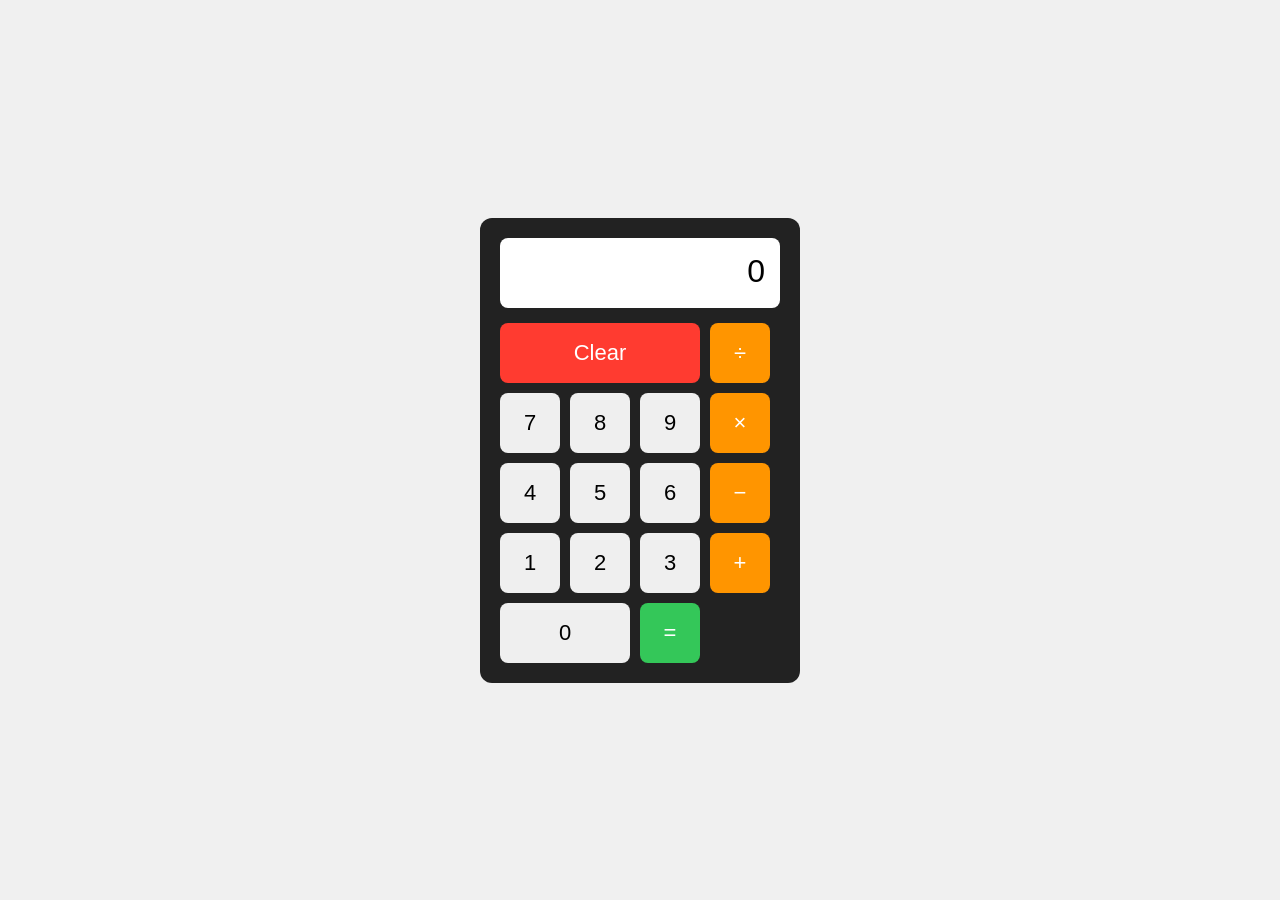
<file: Calculator/index.html>
<!DOCTYPE html>
<html lang="en">
<head>
    <meta charset="UTF-8">
    <meta name="viewport" content="width=device-width, initial-scale=1.0">
    <title>Calculator</title>
    <link rel="stylesheet" href="style.css">
</head>
<body>

    <div class="calculator">

        <div id="display">0</div>

        <div class="buttons">
            <button class="clear" id="clear">Clear</button>
            <button class="operator">÷</button>

            <button class="digit">7</button>
            <button class="digit">8</button>
            <button class="digit">9</button>
            <button class="operator">×</button>

            <button class="digit">4</button>
            <button class="digit">5</button>
            <button class="digit">6</button>
            <button class="operator">−</button>

            <button class="digit">1</button>
            <button class="digit">2</button>
            <button class="digit">3</button>
            <button class="operator">+</button>

            <button class="digit zero">0</button>
            <button class="equals">=</button>
        </div>

    </div>

    <script src="script.js"></script>
</body>
</html>
</file>
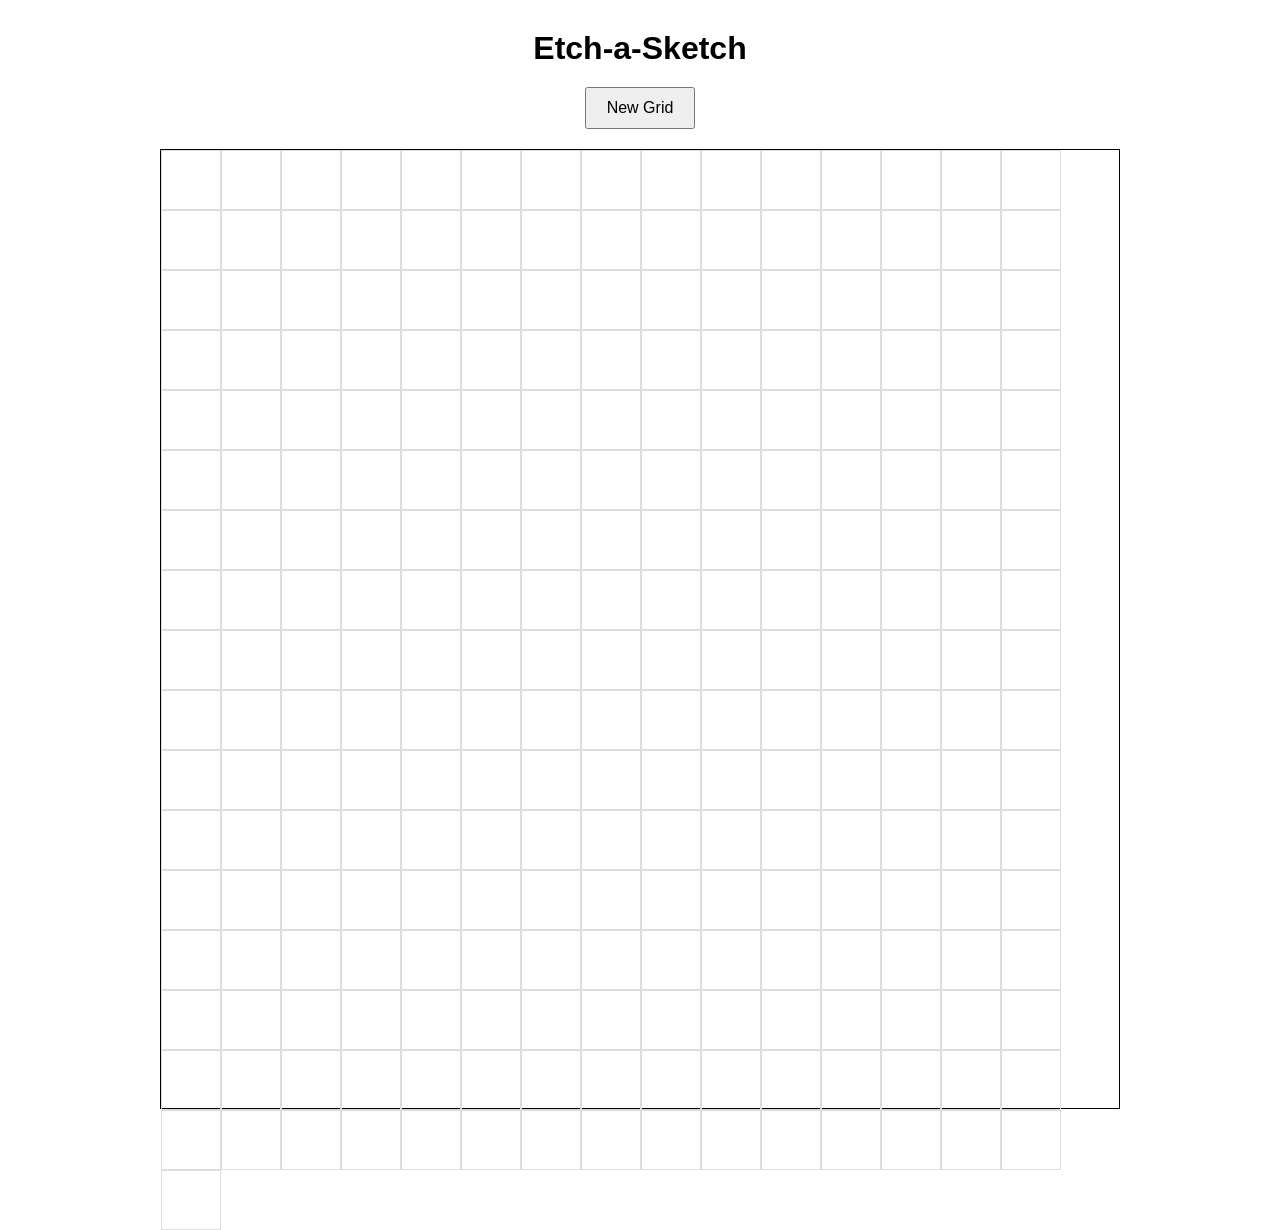
<file: Etch-a-sketch/index.html>
<!DOCTYPE html>
<html lang="en">
<head>
    <meta charset="UTF-8">
    <meta name="viewport" content="width=device-width, initial-scale=1.0">
    <title>Etch-a-Sketch</title>
    <link rel="stylesheet" href="styles.css">
</head>
<body>

    <h1>Etch-a-Sketch</h1>

    <button id="resizeBtn">New Grid</button>

    <div id="container"></div>

    <script src="scripts.js"></script>
</body>
</html>
</file>
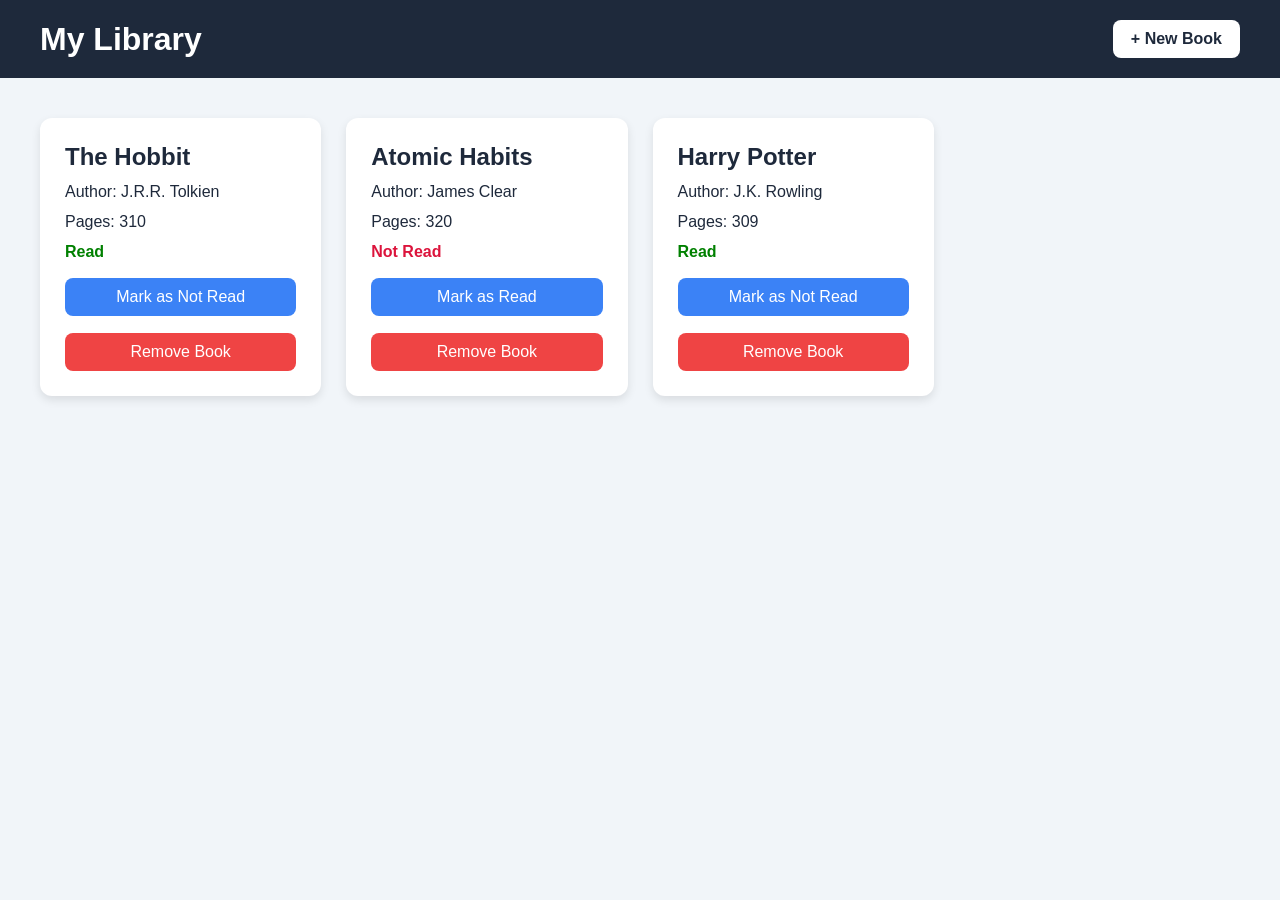
<file: Library/index.html>
<!DOCTYPE html>
<html lang="en">
<head>
    <meta charset="UTF-8">
    <meta name="viewport" content="width=device-width, initial-scale=1.0">
    <title>My Library</title>
    <link rel="stylesheet" href="style.css">
</head>

<body>

    <header>
        <h1>My Library</h1>
        <button id="new-book-btn">+ New Book</button>
    </header>

    <main>
        <div id="library-container"></div>
    </main>

    <!-- New Book Dialog -->
    <dialog id="book-dialog">

        <form id="book-form">

            <h2>Add a New Book</h2>

            <label for="title">Title</label>
            <input type="text" id="title" required>

            <label for="author">Author</label>
            <input type="text" id="author" required>

            <label for="pages">Number of Pages</label>
            <input type="number" id="pages" min="1" required>

            <div class="checkbox-container">
                <input type="checkbox" id="read">
                <label for="read">I have read this book</label>
            </div>

            <div class="form-buttons">
                <button type="submit">Add Book</button>
                <button type="button" id="cancel-btn">Cancel</button>
            </div>

        </form>

    </dialog>

    <script src="script.js"></script>
</body>
</html>
</file>
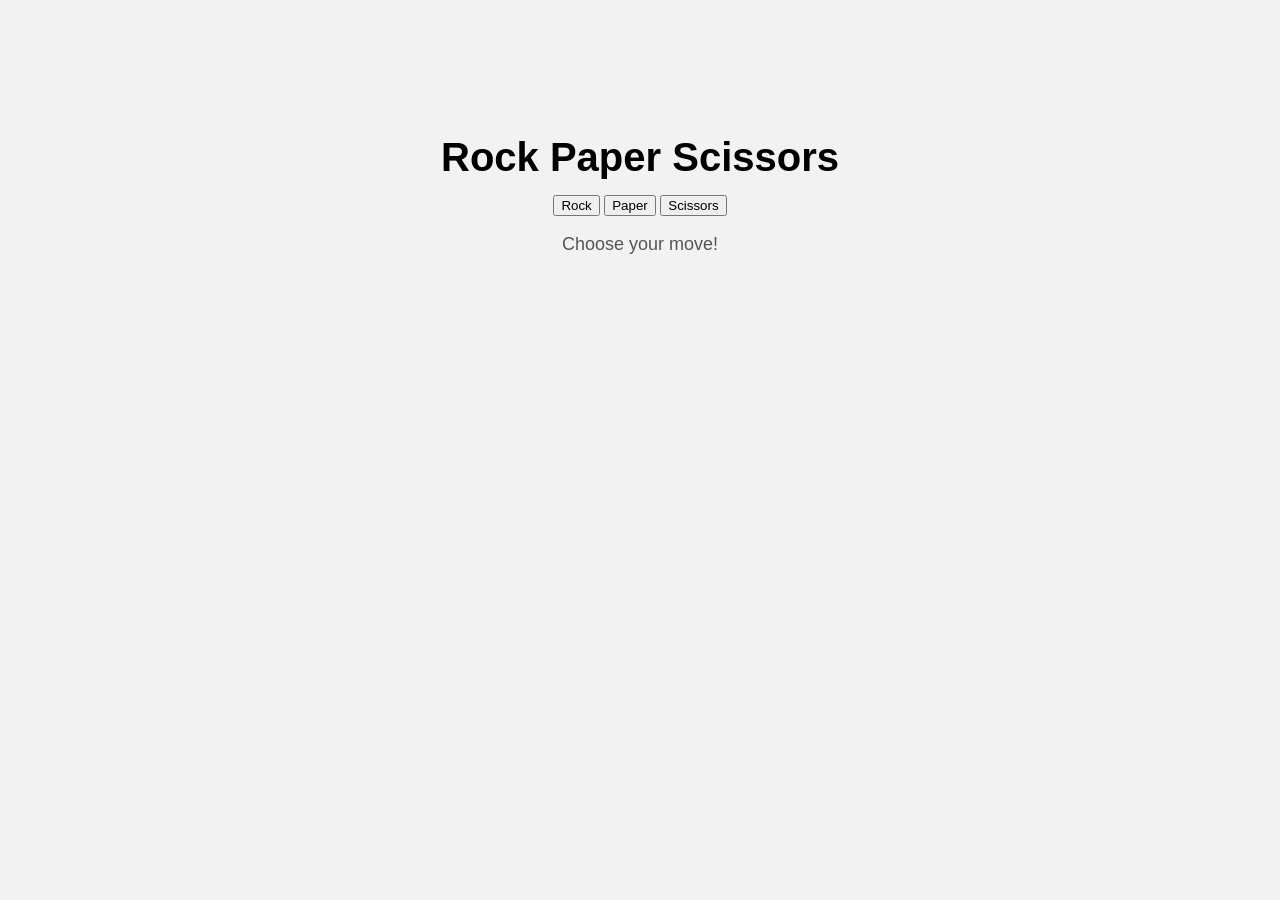
<file: Rock-Paper-Scissor/index.html>
<!DOCTYPE html>
<html lang="en">
<head>
    <meta charset="UTF-8">
    <meta name="viewport" content="width=device-width, initial-scale=1.0">
    <title>Rock Paper Scissors</title>
    <link rel="stylesheet" href="style.css">
</head>

<body>
    <h1>Rock Paper Scissors</h1>

    <button id="rock">Rock</button>
    <button id="paper">Paper</button>
    <button id="scissors">Scissors</button>

    <p id="results">Choose your move!</p>

    <script src="index.js"></script>
</body>
</html>
</file>
<file: Calculator/style.css>
* {
    box-sizing: border-box;
}

body {
    display: flex;
    justify-content: center;
    align-items: center;
    min-height: 100vh;
    margin: 0;
    background-color: #f0f0f0;
    font-family: Arial, sans-serif;
}

.calculator {
    width: 320px;
    padding: 20px;
    background-color: #222;
    border-radius: 12px;
}

#display {
    height: 70px;
    margin-bottom: 15px;
    padding: 15px;
    background-color: white;
    border-radius: 8px;
    text-align: right;
    font-size: 32px;
    overflow: hidden;
}

.buttons {
    display: flex;
    flex-wrap: wrap;
    gap: 10px;
}

button {
    width: 60px;
    height: 60px;
    border: none;
    border-radius: 8px;
    font-size: 22px;
    cursor: pointer;
}

button:hover {
    background-color: #ddd;
}

.operator {
    background-color: #ff9500;
    color: white;
}

.equals {
    background-color: #34c759;
    color: white;
}

.clear {
    width: 200px;
    background-color: #ff3b30;
    color: white;
}

.zero {
    width: 130px;
}
</file>
<file: Etch-a-sketch/styles.css>
* {
    box-sizing: border-box;
}

body {
    display: flex;
    flex-direction: column;
    align-items: center;
    gap: 20px;
    margin: 0;
    padding: 30px;
    font-family: Arial, sans-serif;
}

h1 {
    margin: 0;
}

button {
    padding: 10px 20px;
    font-size: 16px;
    cursor: pointer;
}

#container {
    display: flex;
    flex-wrap: wrap;
    width: 960px;
    height: 960px;
    border: 1px solid black;
}

.square {
    border: 1px solid #ddd;
}
</file>
<file: Library/style.css>
* {
    box-sizing: border-box;
    margin: 0;
    padding: 0;
}

body {
    font-family: Arial, sans-serif;
    background-color: #f1f5f9;
    color: #1e293b;
}

header {
    background-color: #1e293b;
    color: white;

    padding: 20px 40px;

    display: flex;
    justify-content: space-between;
    align-items: center;
}

header h1 {
    font-size: 32px;
}

button {
    border: none;
    border-radius: 8px;

    padding: 10px 18px;

    font-size: 16px;
    cursor: pointer;
}

#new-book-btn {
    background-color: white;
    color: #1e293b;
    font-weight: bold;
}

#new-book-btn:hover {
    background-color: #e2e8f0;
}

main {
    padding: 40px;
}

#library-container {
    display: grid;

    grid-template-columns: repeat(auto-fill, minmax(250px, 1fr));

    gap: 25px;
}

.book-card {
    background-color: white;

    padding: 25px;

    border-radius: 12px;

    box-shadow: 0 4px 10px rgba(0, 0, 0, 0.1);

    display: flex;
    flex-direction: column;

    gap: 12px;
}

.book-card h2 {
    font-size: 24px;
}

.book-card p {
    font-size: 16px;
}

.read-status {
    font-weight: bold;
}

.read {
    color: green;
}

.not-read {
    color: crimson;
}

.book-card button {
    margin-top: 5px;
}

.toggle-read {
    background-color: #3b82f6;
    color: white;
}

.remove-book {
    background-color: #ef4444;
    color: white;
}

.toggle-read:hover {
    background-color: #2563eb;
}

.remove-book:hover {
    background-color: #dc2626;
}

/* Dialog */

dialog {
    border: none;

    border-radius: 12px;

    padding: 30px;

    width: 350px;

    margin: auto;

    box-shadow: 0 10px 30px rgba(0, 0, 0, 0.3);
}

dialog::backdrop {
    background-color: rgba(0, 0, 0, 0.5);
}

#book-form {
    display: flex;
    flex-direction: column;

    gap: 10px;
}

#book-form h2 {
    margin-bottom: 10px;
}

#book-form input[type="text"],
#book-form input[type="number"] {
    padding: 10px;

    border: 1px solid #cbd5e1;

    border-radius: 6px;

    font-size: 16px;
}

.checkbox-container {
    display: flex;

    align-items: center;

    gap: 8px;

    margin: 10px 0;
}

.form-buttons {
    display: flex;

    justify-content: space-between;

    margin-top: 10px;
}

.form-buttons button[type="submit"] {
    background-color: #16a34a;
    color: white;
}

#cancel-btn {
    background-color: #64748b;
    color: white;
}
</file>
<file: Rock-Paper-Scissor/style.css>
body {
    font-family: Arial, sans-serif;
    text-align: center;
    background-color: #f2f2f2;
    padding-top: 100px;
}

h1 {
    font-size: 40px;
    margin-bottom: 15px;
}

p {
    font-size: 18px;
    color: #555;
}
</file>
